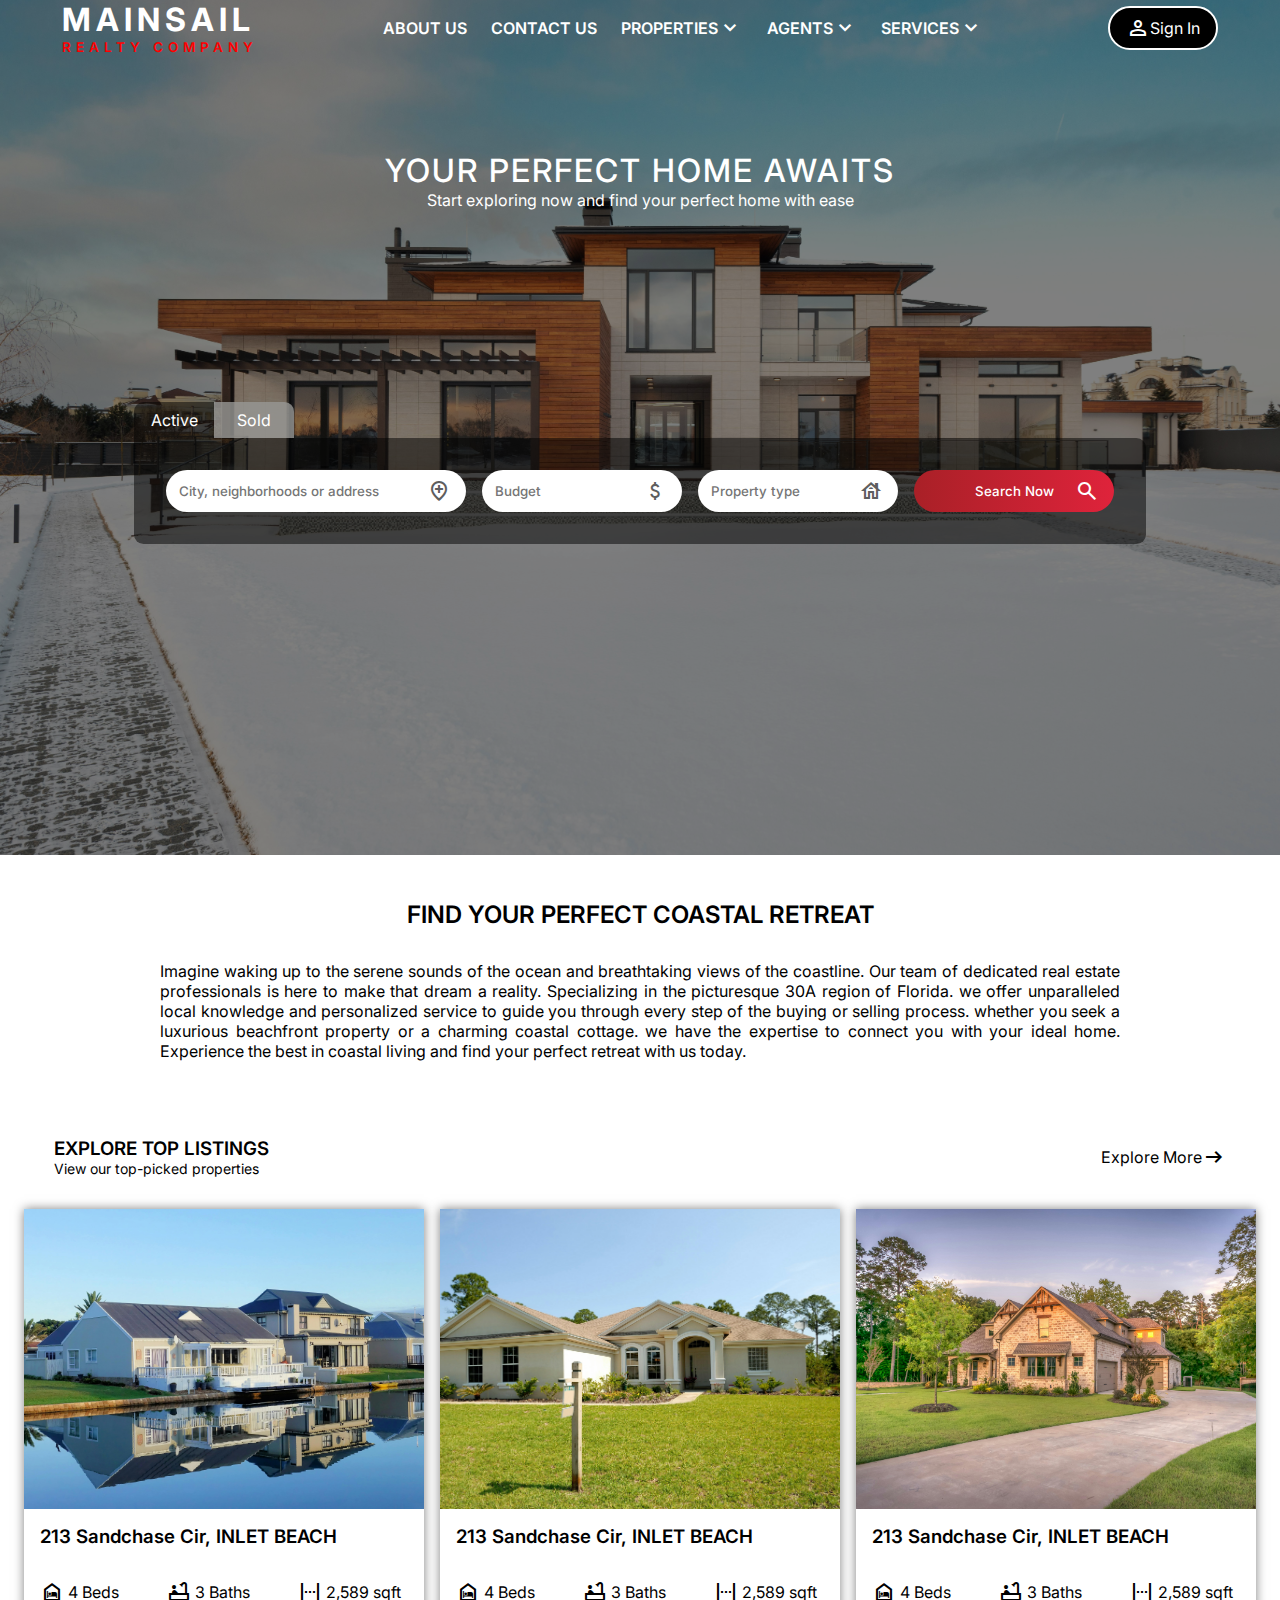
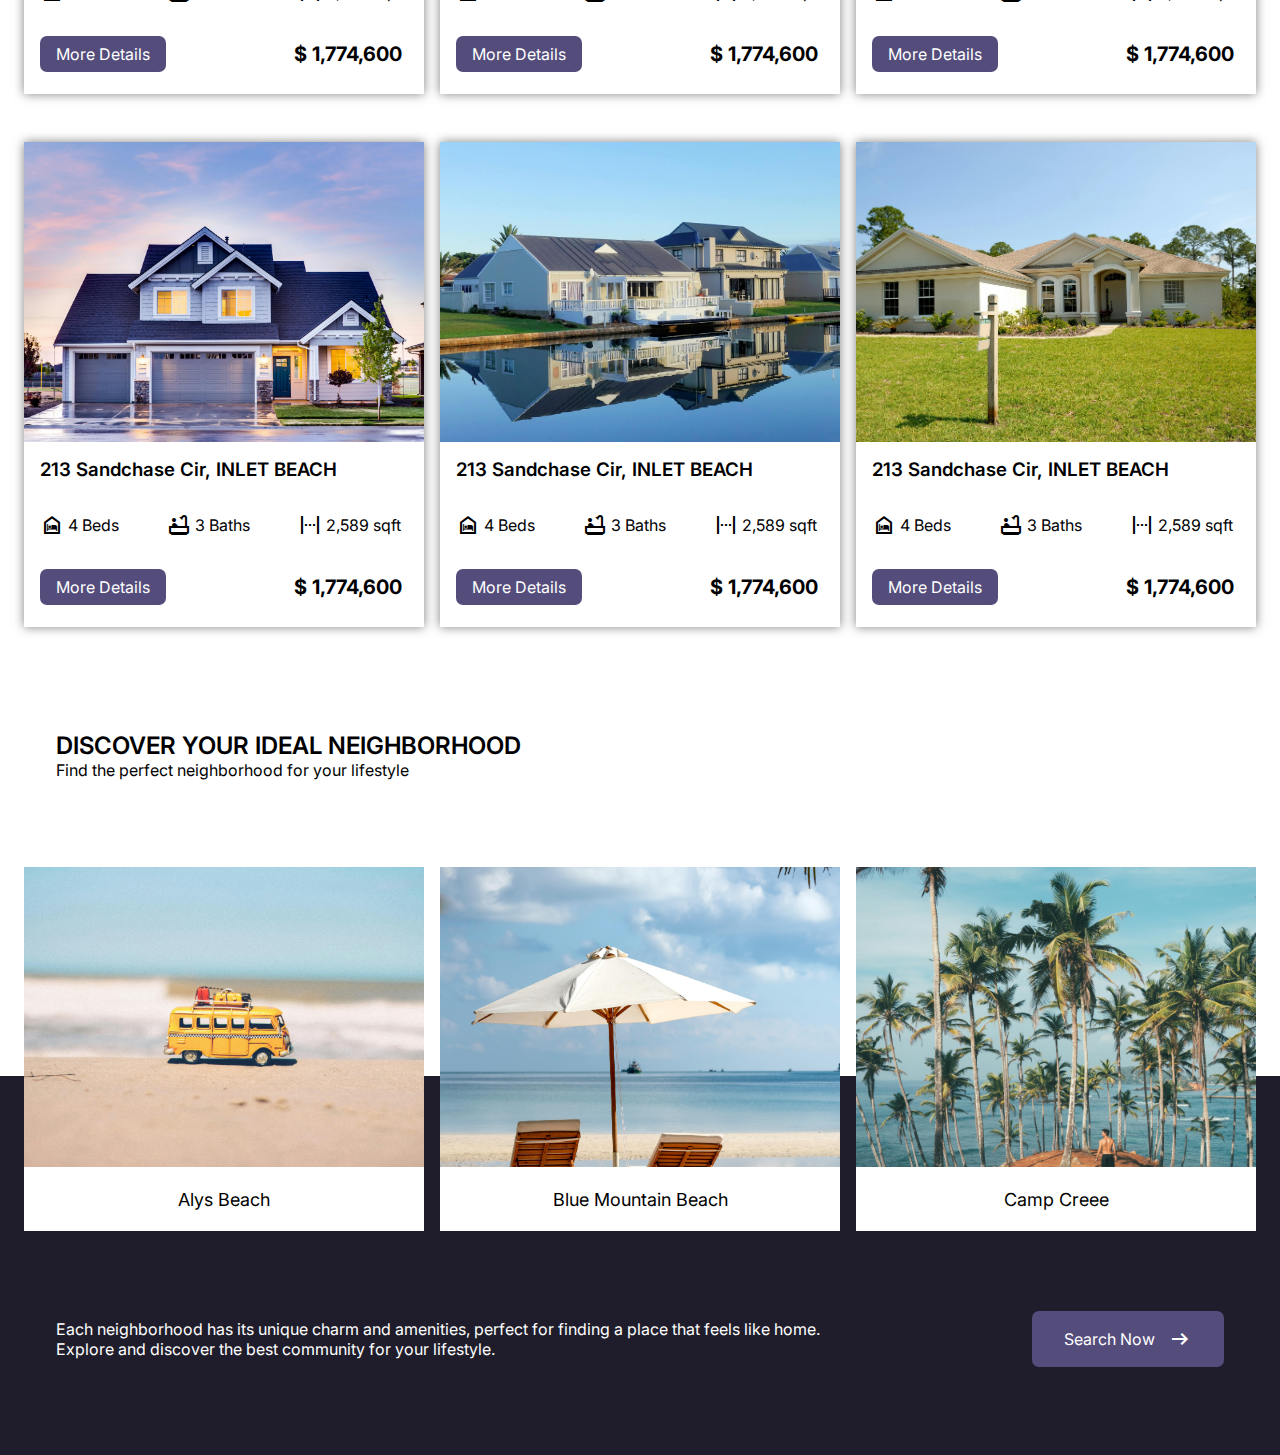
<file: Index.html>
<html lang="en">

<head>
    <meta charset="UTF-8">
    <meta http-equiv="X-UA-Compatible" content="IE=edge">
    <meta name="viewport" content="width=device-width, initial-scale=1.0">
    <title>Real Estate Project</title>
    <!-- link css -->
    <link rel="stylesheet" href="assets/CSS/Style.css">
    <!-- fontawesome icons -->
    <link rel="stylesheet" href="https://cdnjs.cloudflare.com/ajax/libs/font-awesome/6.6.0/css/all.min.css"
        integrity="sha512-Kc323vGBEqzTmouAECnVceyQqyqdsSiqLQISBL29aUW4U/M7pSPA/gEUZQqv1cwx4OnYxTxve5UMg5GT6L4JJg=="
        crossorigin="anonymous" referrerpolicy="no-referrer" />
    <!-- google icons libarary -->
    <link rel="stylesheet"
        href="https://fonts.googleapis.com/css2?family=Material+Symbols+Outlined:opsz,wght,FILL,GRAD@20..48,100..700,0..1,-50..200" />
</head>

<body>
    <div class="container">
        <!-- hero section start -->
        <div class="hero-section">
            <header class="header">
                <div class="logo">
                    <h1>MAINSAIL</h1>
                    <span>REALTY COMPANY</span>
                </div>
                <div class="hero-menus">
                    <ul class="menus">
                        <li>
                           <a href="/About.html"> ABOUT US</a>
                        </li>

                        <li>
                             <a href="/Contact.html">CONTACT US</a>
                        </li>
                        <li>PROPERTIES <span class="material-symbols-outlined">
                                keyboard_arrow_down
                            </span>
                        </li>
                        <li>AGENTS <span class="material-symbols-outlined">
                                keyboard_arrow_down
                            </span>
                        </li>
                        <li>SERVICES <span class="material-symbols-outlined">
                                keyboard_arrow_down
                            </span>
                        </li>
                    </ul>
                </div>
                <div class="header-button">
                    <span class="material-symbols-outlined">
                        person
                    </span>
                    <span>Sign In</span>
                </div>
            </header>
            <div class="hero-section-text">
                <h1>YOUR PERFECT HOME AWAITS</h1>
                <p>Start exploring now and find your perfect home with ease</p>
            </div>
            <div class="hero-inputs-main">
                <div class="hero-section-inputs">
                    <div class="input-section-btns">
                        <div class="active-btn"><span>Active</span></div>
                        <div class="sold-btn"><span>Sold</span></div>
                    </div>
                    <div class="input-section-inputs">
                        <div class="location-box">
                            <input type="text" placeholder="City, neighborhoods or address">
                            <span class="material-symbols-outlined">
                                add_location
                            </span>
                        </div>
                        <div class="budget-box">
                            <input type="text" placeholder="Budget">

                            <span class="material-symbols-outlined">
                                attach_money
                            </span>
                        </div>
                        <div class="property-box">
                            <input type="text" placeholder="Property type">
                            <span class="material-symbols-outlined">
                                house
                            </span>
                        </div>
                        <div class="search-btn">
                            <button>Search Now</button>
                            <span class="material-symbols-outlined">
                                search
                            </span>
                        </div>
                    </div>
                </div>
            </div>
        </div>
        <!-- hero section end  -->

        <!-- second frame start  -->
        <div class="second-frame">
            <div class="second-frame-text">
                <h2>FIND YOUR PERFECT COASTAL RETREAT</h2>
                <p>Imagine waking up to the serene sounds of the ocean and breathtaking views of the coastline. Our team
                    of dedicated real estate
                    professionals is here to make that dream a reality. Specializing in the picturesque 30A region of
                    Florida. we offer unparalleled local
                    knowledge and personalized service to guide you through every step of the buying or selling process.
                    whether you seek a luxurious
                    beachfront property or a charming coastal cottage. we have the expertise to connect you with your
                    ideal home. Experience the best in
                    coastal living and find your perfect retreat with us today.</p>
            </div>
        </div>
        <!-- second frame end -->

        <!-- third frame start -->

        <div class="frame-three">
            <div class="frame-three-text">
                <h3>EXPLORE TOP LISTINGS</h3>
                <span>View our top-picked properties</span>
            </div>
            <div class="frame-three-forward-btn">
                <span>Explore More</span>
                <span class="material-symbols-outlined">
                    arrow_right_alt
                </span>
            </div>
        </div>

        <!-- third freme end  -->

        <!-- frame four start  -->
        <div class="frame-four">
            <div class="frame-four-row1">
                <div class="frame-four-box1">
                    <div class="box1-img">
                        <img src="/assets/Images/listing img 2.jpg" alt="">
                    </div>
                    <div class="box1-text">
                        <h3>213 Sandchase Cir, INLET BEACH</h3>
                        <div class="box1-icons">
                            <div class="box1-icon1">
                                <span class="material-symbols-outlined">
                                    night_shelter
                                </span>
                                <span>4 Beds</span>
                            </div>
                            <div class="box1-icon2">
                                <span class="material-symbols-outlined">
                                    bathtub
                                </span>
                                <span>3 Baths</span>
                            </div>
                            <div class="box1-icon3">
                                <span class="material-symbols-outlined">
                                    fit_width
                                </span>
                                <span>2,589 sqft</span>
                            </div>
                        </div>
                        <div class="box1-btn-price">
                            <div class="box1-btn">
                                <span>More Details</span>
                            </div>
                            <div class="box1-price">
                                <span>$ 1,774,600</span>
                            </div>
                        </div>
                    </div>
                </div>
                <div class="frame-four-box1">
                    <div class="box1-img">
                        <img src="/assets/Images/listing img 3.jpg" alt="">
                    </div>
                    <div class="box1-text">
                        <h3>213 Sandchase Cir, INLET BEACH</h3>
                        <div class="box1-icons">
                            <div class="box1-icon1">
                                <span class="material-symbols-outlined">
                                    night_shelter
                                </span>
                                <span>4 Beds</span>
                            </div>
                            <div class="box1-icon2">
                                <span class="material-symbols-outlined">
                                    bathtub
                                </span>
                                <span>3 Baths</span>
                            </div>
                            <div class="box1-icon3">
                                <span class="material-symbols-outlined">
                                    fit_width
                                </span>
                                <span>2,589 sqft</span>
                            </div>
                        </div>
                        <div class="box1-btn-price">
                            <div class="box1-btn">
                                <span>More Details</span>
                            </div>
                            <div class="box1-price">
                                <span>$ 1,774,600</span>
                            </div>
                        </div>
                    </div>
                </div>
                <div class="frame-four-box1">
                    <div class="box1-img">
                        <img src="/assets/Images/listing img 4.jpg" alt="">
                    </div>
                    <div class="box1-text">
                        <h3>213 Sandchase Cir, INLET BEACH</h3>
                        <div class="box1-icons">
                            <div class="box1-icon1">
                                <span class="material-symbols-outlined">
                                    night_shelter
                                </span>
                                <span>4 Beds</span>
                            </div>
                            <div class="box1-icon2">
                                <span class="material-symbols-outlined">
                                    bathtub
                                </span>
                                <span>3 Baths</span>
                            </div>
                            <div class="box1-icon3">
                                <span class="material-symbols-outlined">
                                    fit_width
                                </span>
                                <span>2,589 sqft</span>
                            </div>
                        </div>
                        <div class="box1-btn-price">
                            <div class="box1-btn">
                                <span>More Details</span>
                            </div>
                            <div class="box1-price">
                                <span>$ 1,774,600</span>
                            </div>
                        </div>
                    </div>
                </div>
            </div>
            <div class="frame-four-row1">
                <div class="frame-four-box1">
                    <div class="box1-img">
                        <img src="/assets/Images/listing img 1.jpg" alt="">
                    </div>
                    <div class="box1-text">
                        <h3>213 Sandchase Cir, INLET BEACH</h3>
                        <div class="box1-icons">
                            <div class="box1-icon1">
                                <span class="material-symbols-outlined">
                                    night_shelter
                                </span>
                                <span>4 Beds</span>
                            </div>
                            <div class="box1-icon2">
                                <span class="material-symbols-outlined">
                                    bathtub
                                </span>
                                <span>3 Baths</span>
                            </div>
                            <div class="box1-icon3">
                                <span class="material-symbols-outlined">
                                    fit_width
                                </span>
                                <span>2,589 sqft</span>
                            </div>
                        </div>
                        <div class="box1-btn-price">
                            <div class="box1-btn">
                                <span>More Details</span>
                            </div>
                            <div class="box1-price">
                                <span>$ 1,774,600</span>
                            </div>
                        </div>
                    </div>
                </div>
                <div class="frame-four-box1">
                    <div class="box1-img">
                        <img src="/assets/Images/listing img 2.jpg" alt="">
                    </div>
                    <div class="box1-text">
                        <h3>213 Sandchase Cir, INLET BEACH</h3>
                        <div class="box1-icons">
                            <div class="box1-icon1">
                                <span class="material-symbols-outlined">
                                    night_shelter
                                </span>
                                <span>4 Beds</span>
                            </div>
                            <div class="box1-icon2">
                                <span class="material-symbols-outlined">
                                    bathtub
                                </span>
                                <span>3 Baths</span>
                            </div>
                            <div class="box1-icon3">
                                <span class="material-symbols-outlined">
                                    fit_width
                                </span>
                                <span>2,589 sqft</span>
                            </div>
                        </div>
                        <div class="box1-btn-price">
                            <div class="box1-btn">
                                <span>More Details</span>
                            </div>
                            <div class="box1-price">
                                <span>$ 1,774,600</span>
                            </div>
                        </div>
                    </div>
                </div>
                <div class="frame-four-box1">
                    <div class="box1-img">
                        <img src="/assets/Images/listing img 3.jpg" alt="">
                    </div>
                    <div class="box1-text">
                        <h3>213 Sandchase Cir, INLET BEACH</h3>
                        <div class="box1-icons">
                            <div class="box1-icon1">
                                <span class="material-symbols-outlined">
                                    night_shelter
                                </span>
                                <span>4 Beds</span>
                            </div>
                            <div class="box1-icon2">
                                <span class="material-symbols-outlined">
                                    bathtub
                                </span>
                                <span>3 Baths</span>
                            </div>
                            <div class="box1-icon3">
                                <span class="material-symbols-outlined">
                                    fit_width
                                </span>
                                <span>2,589 sqft</span>
                            </div>
                        </div>
                        <div class="box1-btn-price">
                            <div class="box1-btn">
                                <span>More Details</span>
                            </div>
                            <div class="box1-price">
                                <span>$ 1,774,600</span>
                            </div>
                        </div>
                    </div>
                </div>
            </div>
        </div>


        <!-- frame four end  -->
        <!-- frame five start  -->

        <div class="frame-five-text">
            <h2>DISCOVER YOUR IDEAL NEIGHBORHOOD</h2>
            <span>Find the perfect neighborhood for your lifestyle</span>
        </div>

        <!-- frane five end  -->
        <!-- footer start  -->
        <div class="footer-pg1">
            <div class="footer-boxes-pg1">
                <div class="footer-box1-pg1">
                    <div class="pg1-box1-img"></div>
                    <div class="footer-boxes-txt"> <span>Alys Beach</span></div>
                </div>
                <div class="footer-box2-pg1">
                    <div class="pg1-box2-img"></div>
                    <div class="footer-boxes-txt"> <span>Blue Mountain Beach</span></div>
                </div>
                <div class="footer-box3-pg1">
                    <div class="pg1-box3-img"></div>
                    <div class="footer-boxes-txt">
                        <span> Camp Creee</span>
                    </div>
                </div>
            </div>
            <div class="footer-text-pg1">
                <div class="footer-pg1-para">
                    <p>Each neighborhood has its unique charm and amenities, perfect for finding a place that feels like
                        home. <br>
                        Explore and discover the best community for your lifestyle.</p>
                </div>
                <div class="footer-pg1-btn">
                    <span>Search Now</span>
                    <span class="material-symbols-outlined">
                        arrow_right_alt
                    </span>
                </div>
            </div>
        </div>
        <!-- footer end -->
    </div>
</body>

</html>
</file>
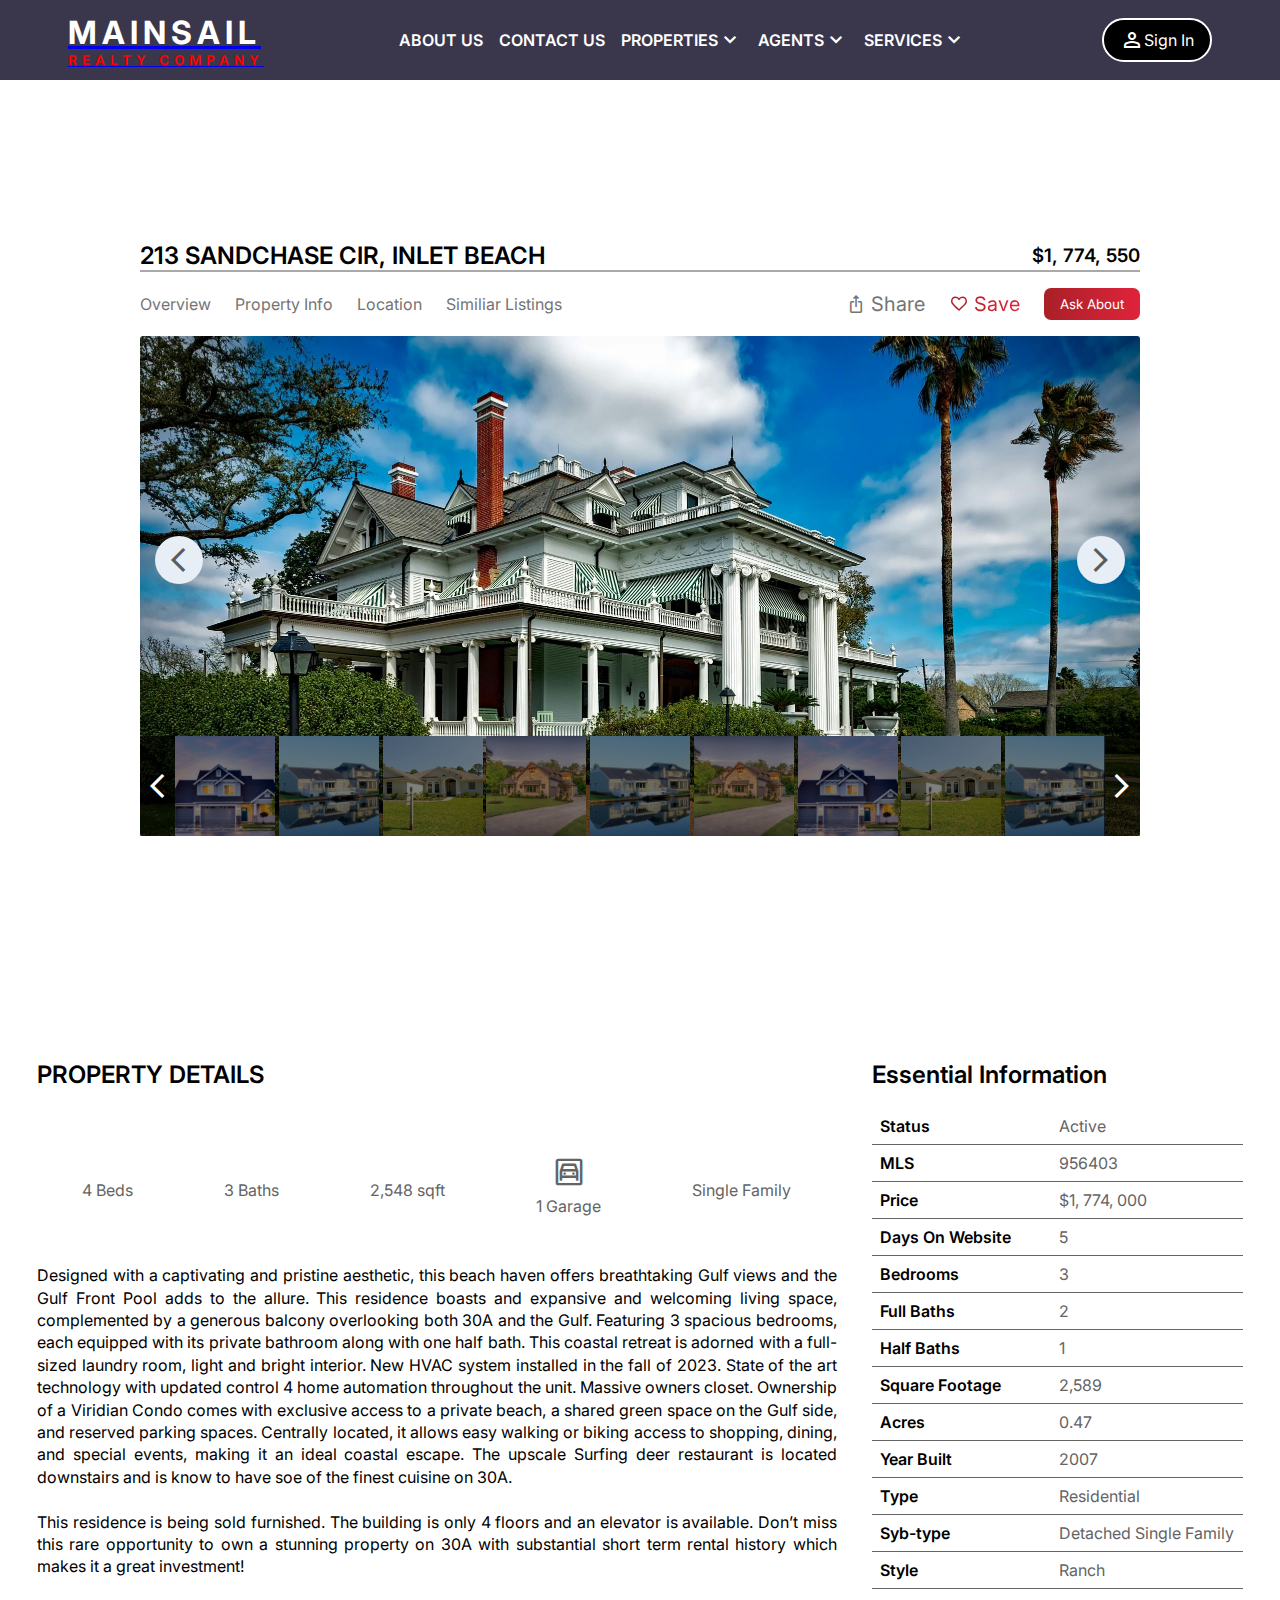
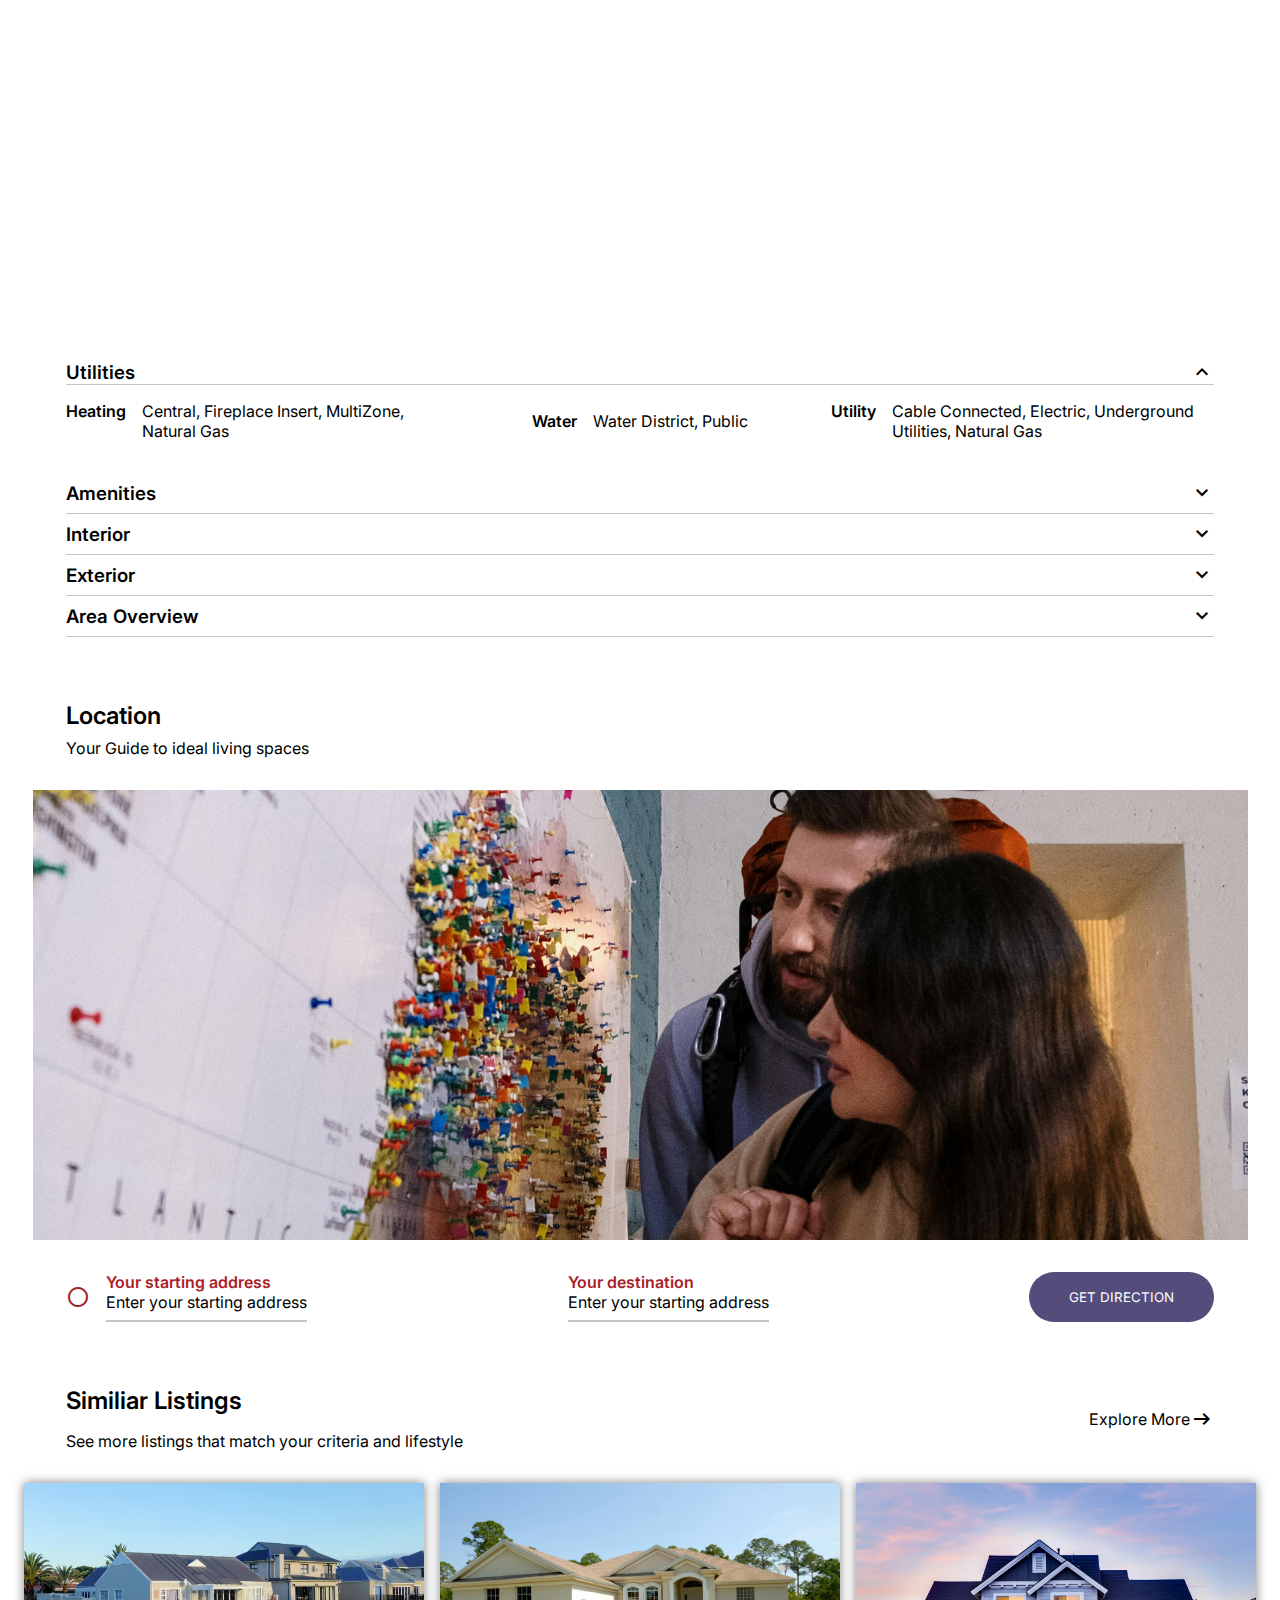
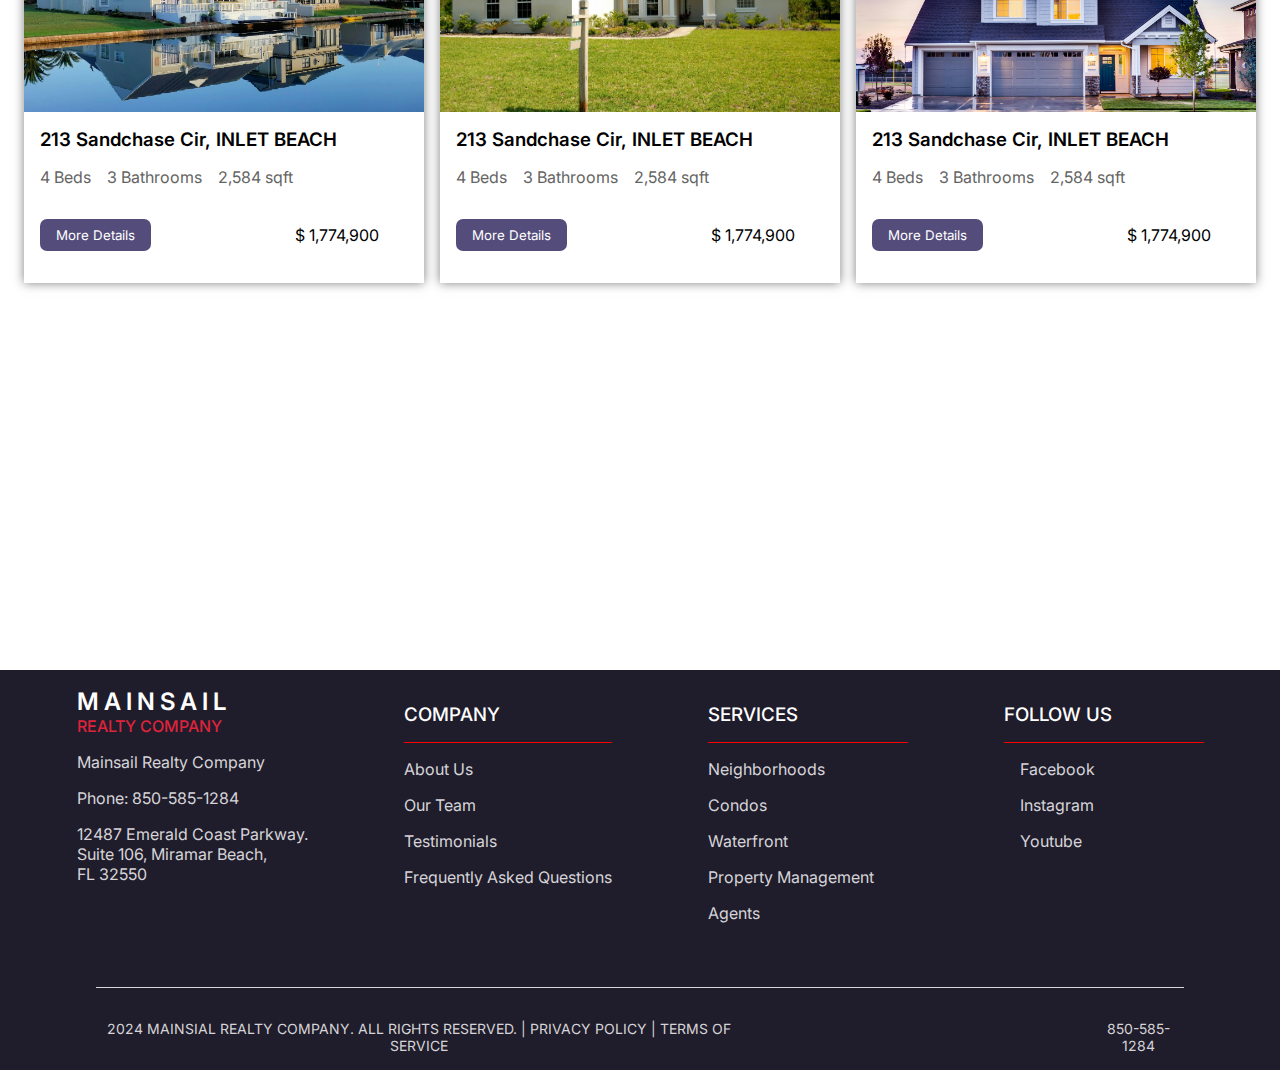
<file: About.html>
<html lang="en">

<head>
    <meta charset="UTF-8">
    <meta http-equiv="X-UA-Compatible" content="IE=edge">
    <meta name="viewport" content="width=device-width, initial-scale=1.0">
    <title>Real Estate Project</title>
    <!-- link css -->
    <link rel="stylesheet" href="assets/CSS/Style.css">
    <!-- fontawesome icons -->
    <link rel="stylesheet" href="https://cdnjs.cloudflare.com/ajax/libs/font-awesome/6.6.0/css/all.min.css"
        integrity="sha512-Kc323vGBEqzTmouAECnVceyQqyqdsSiqLQISBL29aUW4U/M7pSPA/gEUZQqv1cwx4OnYxTxve5UMg5GT6L4JJg=="
        crossorigin="anonymous" referrerpolicy="no-referrer" />
    <!-- google icons libarary -->
    <link rel="stylesheet"
        href="https://fonts.googleapis.com/css2?family=Material+Symbols+Outlined:opsz,wght,FILL,GRAD@20..48,100..700,0..1,-50..200" />
</head>

<body>
   
    <div class="container">
        <!-- header  -->

        <header class="about-header">
            <div class="logo-about-page">
                <a href="/Index.html">
                    <h1>MAINSAIL</h1>
                    <span>REALTY COMPANY</span>
                </a>
            </div>
            <div class="about-menus">
                <ul class="menus">
                    <li>
                        <a href="/About.html"> ABOUT US</a>
                    </li>

                    <li>
                        <a href="/Contact.html">CONTACT US</a>
                    </li>
                    <li>PROPERTIES <span class="material-symbols-outlined">
                            keyboard_arrow_down
                        </span>
                    </li>
                    <li>AGENTS <span class="material-symbols-outlined">
                            keyboard_arrow_down
                        </span>
                    </li>
                    <li>SERVICES <span class="material-symbols-outlined">
                            keyboard_arrow_down
                        </span>
                    </li>
                </ul>
            </div>
            <div class="about-header-button">
                <span class="material-symbols-outlined">
                    person
                </span>
                <span>Sign In</span>
            </div>
        </header>


        <!-- header end -->
        <!-- about page hero section start  -->

        <div class="about-page-hero-section">
            <div class="about-page-hero-section-data">
                <div class="about-hero-section-heading">
                    <h2>213 SANDCHASE CIR, INLET BEACH</h2>
                    <h3>$1, 774, 550</h3>
                </div>
                <div class="about-hero-section-menus">
                    <div class="about-hero-menu">
                        <ul>
                            <li>Overview</li>
                            <li>Property Info</li>
                            <Li>Location</Li>
                            <li>Similiar Listings</li>
                        </ul>
                    </div>
                    <div class="about-hero-btns">
                        <div class="about-hero-share">
                            <span class="material-symbols-outlined">
                                ios_share
                            </span>
                            <span>Share</span>
                        </div>
                        <div class="about-hero-like">
                            <span class="material-symbols-outlined">
                                favorite
                            </span>
                            <span>Save</span>
                        </div>
                        <button class="about-hero-btn">
                            Ask About
                        </button>
                    </div>
                </div>
                <div class="hero-img">
                    <div class="slide-arrows">
                        <div class="slide-arro-left">
                            <span class="material-symbols-outlined">
                                keyboard_arrow_left
                            </span>
                        </div>
                        <div class="slide-arro-right">
                            <span class="material-symbols-outlined">
                                keyboard_arrow_right
                            </span>
                        </div>
                    </div>
                    <div class="about-hero-arrows">
                        <div class="arrow-left">
                            <span class="material-symbols-outlined">
                                keyboard_arrow_left
                            </span>
                        </div>
                        <div class="arrow-right">
                            <span class="material-symbols-outlined">
                                keyboard_arrow_right
                            </span>
                        </div>
                    </div>
                    <div class="about-hero-slide">
                        <div class="about-hero-images">
                            <div class="slide-img">
                                <img src="/assets/Images/listing img 1.jpg" alt="">
                            </div>
                            <div class="slide-img">
                                <img src="/assets/Images/listing img 2.jpg" alt="">
                            </div>
                            <div class="slide-img">
                                <img src="/assets/Images/listing img 3.jpg" alt="">
                            </div>
                            <div class="slide-img">
                                <img src="/assets/Images/listing img 4.jpg" alt="">
                            </div>
                            <div class="slide-img">
                                <img src="/assets/Images/listing img 2.jpg" alt="">
                            </div>
                            <div class="slide-img">
                                <img src="/assets/Images/listing img 4.jpg" alt="">
                            </div>
                            <div class="slide-img">
                                <img src="/assets/Images/listing img 1.jpg" alt="">
                            </div>
                            <div class="slide-img">
                                <img src="/assets/Images/listing img 3.jpg" alt="">
                            </div>
                            <div class="slide-img">
                                <img src="/assets/Images/listing img 2.jpg" alt="">
                            </div>
                        </div>
                    </div>
                </div>
            </div>
        </div>


        <!-- about page hero section end  -->

        <!-- about page frame two  -->

        <div class="about-page-frame-two">
            <div class="about-page-frame-two-data">
                <div class="about-page-frame-two-txt">
                    <div class="about-page-frame-two-txt-heading">
                        <h2>PROPERTY DETAILS</h2>
                    </div>
                    <div class="about-page-frame-two-icons">
                        <div class="about-icon-one">
                            <i class="fa-solid fa-bed"></i>
                            <span>4 Beds </span>
                        </div>
                        <div class="about-icon-two">
                            <i class="fa-solid fa-bath"></i>
                            <span>3 Baths</span>
                        </div>
                        <div class="about-icon-three">
                            <i class="fa-solid fa-chart-area"></i>
                            <span>2,548 sqft</span>
                        </div>
                        <div class="about-icon-four">
                            <span class="garage material-symbols-outlined">
                                garage
                            </span>
                            <span>1 Garage</span>
                        </div>
                        <div class="about-icon-five">
                            <i class="fa-solid fa-people-group"></i>
                            <span>Single Family</span>
                        </div>
                    </div>
                    <div class="about-page-frame-two-txt-para">
                        <p>Designed with a captivating and pristine aesthetic, this beach haven offers breathtaking Gulf
                            views and
                            the Gulf Front Pool adds to the allure. This residence boasts and expansive and welcoming
                            living space,
                            complemented by a generous balcony overlooking both 30A and the Gulf. Featuring 3 spacious
                            bedrooms, each equipped with its private bathroom along with one half bath. This coastal
                            retreat is
                            adorned with a full-sized laundry room, light and bright interior. New HVAC system installed
                            in the fall
                            of 2023. State of the art technology with updated control 4 home automation throughout the
                            unit.
                            Massive owners closet. Ownership of a Viridian Condo comes with exclusive access to a
                            private
                            beach, a shared green space on the Gulf side, and reserved parking spaces. Centrally
                            located, it allows
                            easy walking or biking access to shopping, dining, and special events, making it an ideal
                            coastal escape.
                            The upscale Surfing deer restaurant is located downstairs and is know to have soe of the
                            finest
                            cuisine on 30A. <br> <br>

                            This residence is being sold furnished. The building is only 4 floors and an elevator is
                            available. Don’t
                            miss this rare opportunity to own a stunning property on 30A with substantial short term
                            rental history
                            which makes it a great investment!</p>
                    </div>
                </div>
                <!-- and  -->
                <div class="about-page-frame-two-table">
                    <div class="about-page-frame-two-table-heading">
                        <h2>Essential Information</h2>
                    </div>
                    <div class="about-page-frame-two-table-data">
                        <div class="table-row"> <span class="bold-data">
                                Status
                            </span>
                            <span>Active</span>
                        </div>
                        <div class="table-row"> <span class="bold-data">
                                MLS
                            </span>
                            <span>956403</span>

                        </div>
                        <div class="table-row"> <span class="bold-data">
                                Price
                            </span>
                            <span>$1, 774, 000</span>

                        </div>
                        <div class="table-row"> <span class="bold-data">
                                Days On Website
                            </span>
                            <span>5</span>

                        </div>
                        <div class="table-row"> <span class="bold-data">
                                Bedrooms
                            </span>
                            <span>3</span>
                        </div>
                        <div class="table-row"> <span class="bold-data">
                                Full Baths
                            </span>
                            <span>2</span>
                        </div>
                        <div class="table-row"> <span class="bold-data">
                                Half Baths
                            </span>
                            <span>1</span>
                        </div>
                        <div class="table-row"> <span class="bold-data">
                                Square Footage
                            </span>
                            <span>2,589</span>
                        </div>
                        <div class="table-row"> <span class="bold-data">
                                Acres
                            </span>
                            <span>0.47</span>
                        </div>
                        <div class="table-row"> <span class="bold-data">
                                Year Built
                            </span>
                            <span>2007</span>
                        </div>
                        <div class="table-row"> <span class="bold-data">
                                Type
                            </span>
                            <span>Residential</span>
                        </div>
                        <div class="table-row"> <span class="bold-data">
                                Syb-type
                            </span>
                            <span>Detached Single Family</span>
                        </div>
                        <div class="table-row"> <span class="bold-data">
                                Style
                            </span>
                            <span>Ranch</span>
                        </div>
                    </div>
                </div>
            </div>
        </div>

        <!-- about page frame two end  -->
        <!-- about page frame three start  -->
        <div class="about-page-frame-three">
            <div class="about-page-frame-three-detail">
                <div class="heading">
                    <h3>Utilities</h3>
                    <span class="material-symbols-outlined">
                        keyboard_arrow_up
                    </span>
                </div>
                <div class="row-one">
                    <div class="boxone">
                        <span id="bold">Heating</span>
                        <p>Central, Fireplace Insert, MultiZone,
                            Natural Gas</p>
                    </div>
                    <div class="boxtwo">
                        <span id="bold">Water</span>
                        <p>Water District, Public</p>
                    </div>
                    <div class="boxthree">
                        <span id="bold">Utility</span>
                        <p>Cable Connected, Electric, Underground
                            Utilities, Natural Gas</p>
                    </div>
                </div>

            </div>
            <!-- and  -->
            <div class="about-page-frame-three-dropdowns">
                <div class="dropdownone">
                    <h3>Amenities</h3>
                    <span class="material-symbols-outlined">
                        keyboard_arrow_down
                    </span>
                </div>
                <div class="dropdownone">
                    <h3>Interior</h3>
                    <span class="material-symbols-outlined">
                        keyboard_arrow_down
                    </span>
                </div>
                <div class="dropdownone">
                    <h3>Exterior</h3>
                    <span class="material-symbols-outlined">
                        keyboard_arrow_down
                    </span>
                </div>
                <div class="dropdownone">
                    <h3>Area Overview</h3>
                    <span class="material-symbols-outlined">
                        keyboard_arrow_down
                    </span>
                </div>
            </div>
        </div>

        <!-- about page frame three end  -->
        <!-- about page frame four start  -->

        <div class="frame-four-about-page-heading">
            <h2>Location</h2>
            <p>Your Guide to ideal living spaces</p>
        </div>
        <div class="frame-four-about-page-img">

        </div>
        <div class="frame-four-about-page-toggles">
            <div class="toggleone"><span class="material-symbols-outlined">
                    radio_button_unchecked
                </span>
                <div class="toggleonedata">
                    <h4>Your starting address</h4>
                    <p>Enter your starting address</p>
                </div>
            </div>
            <div class="toggletwo">
                <h4>Your destination</h4>
                <p>Enter your starting address</p>
            </div>
            <button class="togglebutton">GET DIRECTION</button>
        </div>


        <!-- about page frame four end  -->
        <!-- about page frame five start  -->
       
      <div class="about-page-frame-five">
        <div class="about-page-frame-five-heading">
            <div class="heading">
                <h2>Similiar Listings</h2>
                <p>See more listings that match your criteria and lifestyle</p>
            </div>
            <div class="forward">
                <span>Explore More</span>
                <span class="material-symbols-outlined">
                    arrow_right_alt
                    </span>
            </div>
        </div>
        <div class="about-page-frame-five-listing">
            <div class="boxone">
                <div class="boxoneimg"></div>
                <div class="boxonedata">
                    <div class="boxonedataheading">
                        <h3>213 Sandchase Cir, INLET BEACH</h3>
                    </div>
                    <div class="boxoneicons">
                        <div class="boxoneiconone">
                            <i class="fa-solid fa-bed"></i>
                            <span>4 Beds</span>
                        </div>
                        <div class="boxoneicontwo">
                            <i class="fa-solid fa-bath"></i>
                            <span>3 Bathrooms</span>
                        </div>
                        <div class="boxoneiconthree">
                            <i class="fa-solid fa-chart-area"></i>
                            <span>2,584 sqft</span>
                        </div>
                    </div>
                    <div class="boxonebtns">
                        <button id="boxonebtn">
                            More Details
                        </button>
                        <span>$ 1,774,900</span>
                    </div>
                </div>
            </div>
            <div class="boxone">
                <div class="boxtwoimg"></div>
                <div class="boxonedata">
                    <div class="boxonedataheading">
                        <h3>213 Sandchase Cir, INLET BEACH</h3>
                    </div>
                    <div class="boxoneicons">
                        <div class="boxoneiconone">
                            <i class="fa-solid fa-bed"></i>
                            <span>4 Beds</span>
                        </div>
                        <div class="boxoneicontwo">
                            <i class="fa-solid fa-bath"></i>
                            <span>3 Bathrooms</span>
                        </div>
                        <div class="boxoneiconthree">
                            <i class="fa-solid fa-chart-area"></i>
                            <span>2,584 sqft</span>
                        </div>
                    </div>
                    <div class="boxonebtns">
                        <button id="boxonebtn">
                            More Details
                        </button>
                        <span>$ 1,774,900</span>
                    </div>
                </div>
            </div>
            <div class="boxone">
                <div class="boxthreeimg"></div>
                <div class="boxonedata">
                    <div class="boxonedataheading">
                        <h3>213 Sandchase Cir, INLET BEACH</h3>
                    </div>
                    <div class="boxoneicons">
                        <div class="boxoneiconone">
                            <i class="fa-solid fa-bed"></i>
                            <span>4 Beds</span>
                        </div>
                        <div class="boxoneicontwo">
                            <i class="fa-solid fa-bath"></i>
                            <span>3 Bathrooms</span>
                        </div>
                        <div class="boxoneiconthree">
                            <i class="fa-solid fa-chart-area"></i>
                            <span>2,584 sqft</span>
                        </div>
                    </div>
                    <div class="boxonebtns">
                        <button id="boxonebtn">
                            More Details
                        </button>
                        <span>$ 1,774,900</span>
                    </div>
                </div>
            </div>
        </div>
      </div>

        <!-- about page frame five end  -->
        <!-- main footer start  -->

        <div class="main-footer">
            <div class="footerdata">
                <div class="footer-links">
                    <div class="logo-column">
                        <div class="footer-logo">
                            <h2>MAINSAIL</h2>
                            <h3>REALTY COMPANY</h3>
                        </div>
                        <div class="logo-column-txt">
                            <span>Mainsail Realty Company</span>
                            <span>Phone: 850-585-1284</span>
                            <span>12487 Emerald Coast Parkway. <br> Suite 106, Miramar Beach, <br> FL 32550</span>
                        </div>
                    </div>
                    <div class="company-column">
                        <div class="company-column-heading">
                            <h3>COMPANY</h3>
                        </div>
                        <div class="company-column-txt">
                            <span>About Us</span>
                            <span>Our Team</span>
                            <span>Testimonials</span>
                            <span>Frequently Asked Questions</span>
                        </div>
                    </div>
                    <div class="service-column">
                        <div class="service-column-heading">
                            <h3>SERVICES</h3>
                        </div>
                        <div class="service-column-txt">
                            <span>Neighborhoods</span>
                            <span>Condos</span>
                            <span>Waterfront</span>
                            <span>Property Management</span>
                            <span>Agents</span>
                        </div>
                    </div>
                    <div class="follow-column">
                        <div class="follow-column-heading">
                            <h3>FOLLOW US</h3>
                        </div>
                        <div class="follow-column-txt">
                            <div class="fb">
                                <i class="fa-brands fa-facebook"></i>
                                <span>Facebook</span>
                            </div>
                            <div class="insta">
                                <i class="fa-brands fa-instagram"></i>
                                <span>Instagram</span>
                            </div>
                            <div class="yt">
                                <i class="fa-brands fa-youtube"></i>
                                <span>Youtube</span>
                            </div>
                        </div>
                    </div>
                </div>
                <div class="copyright">
                    <p>2024 MAINSIAL REALTY COMPANY. ALL RIGHTS RESERVED. | PRIVACY POLICY | TERMS OF SERVICE</p>
                    <p>850-585-1284</p>
                </div>
            </div>
        </div>

        <!-- mainfooter end  -->
    </div>
<!-- js link  -->
<script src="/assets/Js/Script.js"></script>
</body>

</html>
</file>
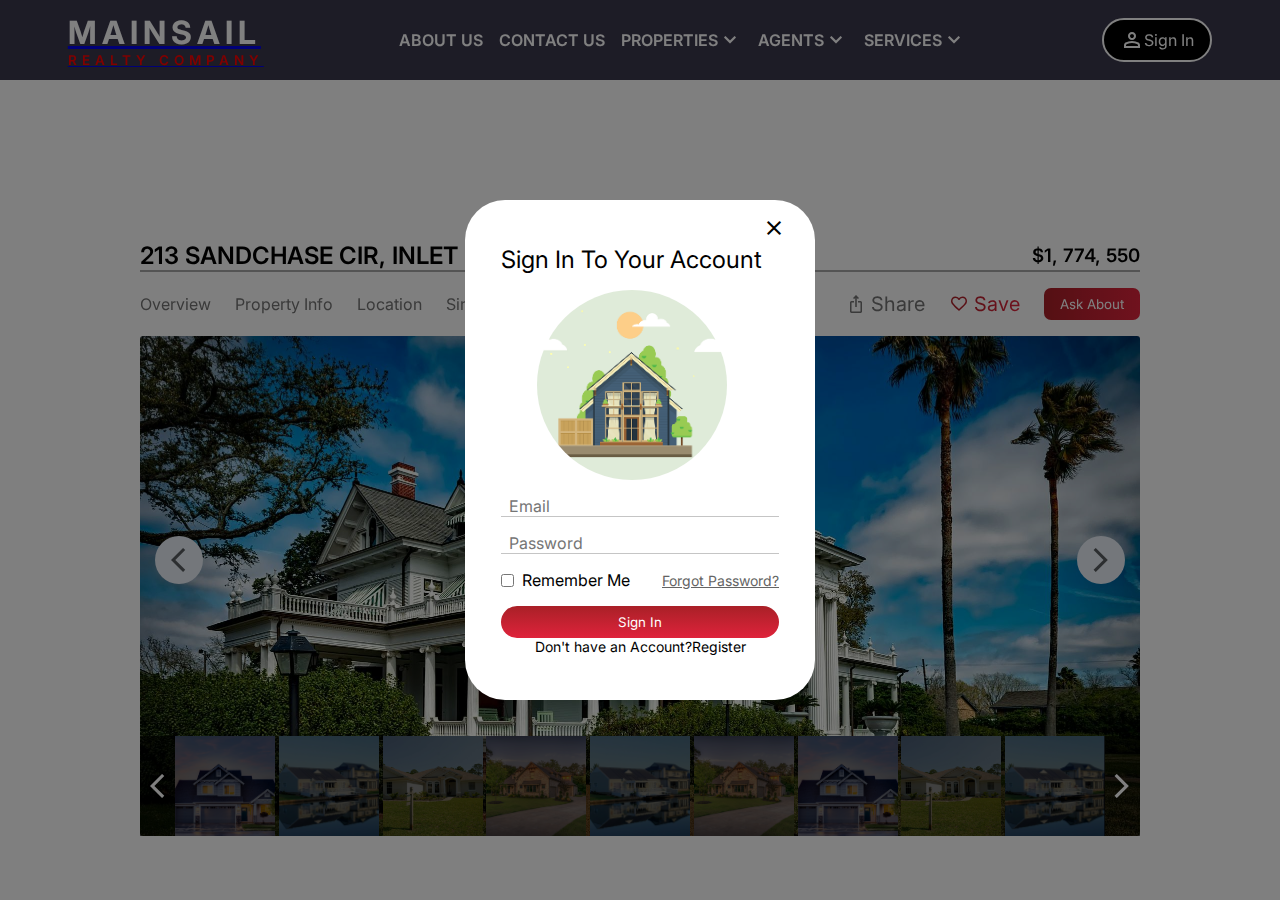
<file: Popup.html>
<html lang="en">

<head>
    <meta charset="UTF-8">
    <meta http-equiv="X-UA-Compatible" content="IE=edge">
    <meta name="viewport" content="width=device-width, initial-scale=1.0">
    <title>Real Estate Project</title>
    <!-- link css -->
    <link rel="stylesheet" href="assets/CSS/Style.css">
    <!-- fontawesome icons -->
    <link rel="stylesheet" href="https://cdnjs.cloudflare.com/ajax/libs/font-awesome/6.6.0/css/all.min.css"
        integrity="sha512-Kc323vGBEqzTmouAECnVceyQqyqdsSiqLQISBL29aUW4U/M7pSPA/gEUZQqv1cwx4OnYxTxve5UMg5GT6L4JJg=="
        crossorigin="anonymous" referrerpolicy="no-referrer" />
    <!-- google icons library -->
    <link rel="stylesheet"
        href="https://fonts.googleapis.com/css2?family=Material+Symbols+Outlined:opsz,wght,FILL,GRAD@20..48,100..700,0..1,-50..200" />
</head>

<body>
    <!-- popup start -->

    <div class="popupmain">
        <div class="pop-icon">
            <span class="closebtn material-symbols-outlined">close</span>
        </div>
        <div class="popup">
            <div class="popup-heading">
                <h2>Sign In To Your Account</h2>
                <img src="/assets/Images/pg 4 popup img.png" alt="img">
            </div>
            <div class="email-input"><input type="email" placeholder="Email"></div>
            <div class="password-input"><input type="password" placeholder="Password"></div>
            <div class="checkbox">
                <div class="check">
                    <input type="checkbox" name="checkbox" id="chkbox">
                    <span>Remember Me</span>
                </div>
                <span id="forgot-password">Forgot Password?</span>
            </div>
            <button>Sign In</button>
            <div class="popuplink">
                <span>Don't have an Account?</span>
                <span>Register</span>
            </div>
        </div>
    </div>

    <!-- popup end -->
    <div class="container-popup-page">

        <!-- header START  -->

        <header class="about-header">
            <div class="logo-about-page">
                <a href="/Index.html">
                    <h1>MAINSAIL</h1>
                    <span>REALTY COMPANY</span>
                </a>
            </div>
            <div class="about-menus">
                <ul class="menus">
                    <li><a href="/About.html">ABOUT US</a></li>
                    <li><a href="/Contact.html">CONTACT US</a></li>
                    <li>PROPERTIES <span class="material-symbols-outlined">keyboard_arrow_down</span></li>
                    <li>AGENTS <span class="material-symbols-outlined">keyboard_arrow_down</span></li>
                    <li>SERVICES <span class="material-symbols-outlined">keyboard_arrow_down</span></li>
                </ul>
            </div>
            <div class="about-header-button">
                <span class="material-symbols-outlined">person</span>
                <span>Sign In</span>
            </div>
        </header>

        <!-- header end -->
        <!-- about page hero section start -->

        <div class="about-page-hero-section">
            <div class="about-page-hero-section-data">
                <div class="about-hero-section-heading">
                    <h2>213 SANDCHASE CIR, INLET BEACH</h2>
                    <h3>$1, 774, 550</h3>
                </div>
                <div class="about-hero-section-menus">
                    <div class="about-hero-menu">
                        <ul>
                            <li>Overview</li>
                            <li>Property Info</li>
                            <Li>Location</Li>
                            <li>Similar Listings</li>
                        </ul>
                    </div>
                    <div class="about-hero-btns">
                        <div class="about-hero-share">
                            <span class="material-symbols-outlined">ios_share</span>
                            <span>Share</span>
                        </div>
                        <div class="about-hero-like">
                            <span class="material-symbols-outlined">favorite</span>
                            <span>Save</span>
                        </div>
                        <button class="about-hero-btn">Ask About</button>
                    </div>
                </div>
                <div class="hero-img">
                    <div class="slide-arrows">
                        <div class="slide-arro-left">
                            <span class="material-symbols-outlined">keyboard_arrow_left</span>
                        </div>
                        <div class="slide-arro-right">
                            <span class="material-symbols-outlined">keyboard_arrow_right</span>
                        </div>
                    </div>
                    <div class="about-hero-arrows">
                        <div class="arrow-left">
                            <span class="material-symbols-outlined">keyboard_arrow_left</span>
                        </div>
                        <div class="arrow-right">
                            <span class="material-symbols-outlined">keyboard_arrow_right</span>
                        </div>
                    </div>
                    <div class="about-hero-slide">
                        <div class="about-hero-images">
                            <div class="slide-img"><img src="/assets/Images/listing img 1.jpg" alt=""></div>
                            <div class="slide-img"><img src="/assets/Images/listing img 2.jpg" alt=""></div>
                            <div class="slide-img"><img src="/assets/Images/listing img 3.jpg" alt=""></div>
                            <div class="slide-img"><img src="/assets/Images/listing img 4.jpg" alt=""></div>
                            <div class="slide-img"><img src="/assets/Images/listing img 2.jpg" alt=""></div>
                            <div class="slide-img"><img src="/assets/Images/listing img 4.jpg" alt=""></div>
                            <div class="slide-img"><img src="/assets/Images/listing img 1.jpg" alt=""></div>
                            <div class="slide-img"><img src="/assets/Images/listing img 3.jpg" alt=""></div>
                            <div class="slide-img"><img src="/assets/Images/listing img 2.jpg" alt=""></div>
                        </div>
                    </div>
                </div>
            </div>
        </div>

        <!-- about page hero section end -->
    </div>
    <!-- js link  -->
    <script src="/assets/Js/Script.js"></script>
</body>

</html>
</file>
<file: assets/CSS/Style.css>
/* google fonts */
@import url("https://fonts.googleapis.com/css2?family=Inter:ital,opsz,wght@0,14..32,100..900;1,14..32,100..900&display=swap");
* {
  font-family: "Inter", sans-serif;
  font-weight: 400;
  padding: 0;
  margin: 0%;
  font-style: normal;
  box-sizing: border-box;
}
/* css variables  */
:root {
  --icon-color: #646464;
  --border-color: #c5c5c5;
}

/* real estate project page#1 start  */

/* hero section start  */
.hero-section {
  height: 95vh;
  background: url(/assets/Images/hero\ section\ img\ pg\ 1.jpg),
    linear-gradient(rgba(0, 0, 0, 0.5), rgba(0, 0, 0, 0.5));
  background-repeat: no-repeat;
  background-size: cover;
  background-position: center;
  object-fit: cover;
  background-blend-mode: darken;
}
.hero-section .header {
  display: flex;
  align-items: center;
  justify-content: space-around;
}
.hero-section .header .hero-menus .menus li a {
  text-decoration: none;
  color: white;
  font-weight: 600;
}

.hero-section .header .hero-menus .menus li {
  list-style: none;
  cursor: pointer;
  display: flex;
  align-items: center;
  font-weight: 600;
  justify-content: center;
}
.hero-section .header .logo h1 {
  font-weight: bold;
  letter-spacing: 5px;
  color: white;
}
.hero-section .header .logo span {
  font-weight: 600;
  letter-spacing: 5px;
  font-size: 13.5px;
  color: red;
}
.hero-section .header .hero-menus .menus {
  display: flex;
  align-items: center;
  justify-content: space-between;
  color: white;
  width: 600px;
}
.hero-section .header .header-button {
  display: flex;
  align-items: center;
  justify-content: center;
  color: white;
  background-color: black;
  border-radius: 52px;
  padding: 0.5rem 1rem;
  cursor: pointer;
  border: 2px solid white;
}
.hero-section .hero-section-text {
  color: white;
  text-align: center;
  margin-top: 6rem;
}
.hero-section .hero-section-text h1 {
  font-weight: 500;
  letter-spacing: 2px;
}
.hero-section .hero-section-inputs {
  display: flex;
  align-items: flex-start;
  flex-direction: column;
  color: white;
}
.hero-inputs-main {
  display: flex;
  align-items: center;
  justify-content: center;
  margin-top: 12rem;
}
.hero-section .hero-section-inputs .input-section-btns {
  display: flex;
  align-items: center;
  color: white;
  justify-content: center;
}
.hero-section .hero-section-inputs .input-section-inputs {
  display: flex;
  align-items: center;
  justify-content: center;
  gap: 1rem;
  background: linear-gradient(rgba(0, 0, 0, 0.5), rgba(0, 0, 0, 0.5));
  /* height: 100px; */
  border-bottom-left-radius: 0.6rem;
  border-bottom-right-radius: 0.6rem;
  border-top-right-radius: 0.6rem;
  padding: 2rem;

  background-blend-mode: darken;
}
:is(.active-btn) {
  background: rgba(0, 0, 0, 0.5);
  background-blend-mode: darken;
  padding: 0.5rem;
  border-top-left-radius: 0.6rem;
  width: 5rem;
  text-align: center;
}
:is(.sold-btn) {
  padding: 0.5rem;
  width: 5rem;
  text-align: center;
  border-top-right-radius: 0.6rem;
  background-blend-mode: darken;
  background: rgba(151, 151, 149, 0.8);
}
.hero-section .input-section-inputs .location-box input {
  width: 300px;
  outline: none;
  border: none;
  font-weight: 500;
  border-radius: 3rem;
  padding: 0.8rem;
}
.hero-section .input-section-inputs .location-box span {
  position: absolute;
  color: #5e5e5e;
  right: 15px;
}
.hero-section .input-section-inputs .location-box {
  display: flex;
  position: relative;
  align-items: center;
}
.hero-section .input-section-inputs .budget-box input {
  width: 200px;
  font-weight: 500;
  outline: none;
  border: none;
  border-radius: 3rem;
  padding: 0.8rem;
}
.hero-section .input-section-inputs .budget-box span {
  position: absolute;
  color: #5e5e5e;
  right: 15px;
}
.hero-section .input-section-inputs .budget-box {
  display: flex;
  position: relative;
  align-items: center;
}
.hero-section .input-section-inputs .property-box input {
  width: 200px;
  outline: none;
  border: none;
  font-weight: 500;
  border-radius: 3rem;
  padding: 0.8rem;
}
.hero-section .input-section-inputs .property-box span {
  position: absolute;
  color: #5e5e5e;
  right: 15px;
}
.hero-section .input-section-inputs .property-box {
  display: flex;
  position: relative;
  align-items: center;
}
.hero-section .input-section-inputs .search-btn button {
  width: 200px;
  outline: none;
  background: linear-gradient(90deg, #a92027, #df233b);
  color: white;
  border: none;
  font-weight: 500;
  cursor: pointer;
  border-radius: 3rem;
  padding: 0.8rem;
}
.hero-section .input-section-inputs .search-btn span {
  position: absolute;
  color: white;
  right: 15px;
}
.hero-section .input-section-inputs .search-btn {
  display: flex;
  position: relative;
  align-items: center;
}
/* hero section end  */
/* second frame start  */
.container .second-frame {
  height: 250px;
  display: flex;
  align-items: center;
}
.second-frame .second-frame-text {
  display: flex;
  align-items: center;
  justify-content: center;
  flex-direction: column;
  margin: 0rem 10rem;
  text-align: justify;
}
.second-frame .second-frame-text h2 {
  font-weight: 600;
  margin-bottom: 2rem;
}
/* second frame end  */

/* third frame start  */
.frame-three {
  display: flex;
  align-items: center;
  justify-content: center;
  gap: 52rem;
  padding: 2rem;
}
.frame-three .frame-three-text h3 {
  font-weight: 600;
}
.frame-three .frame-three-text span {
  font-size: 14px;
}
.frame-three .frame-three-forward-btn {
  display: flex;
  align-items: center;
  justify-content: center;
  cursor: pointer;
}
/* third frame end  */

/* frame four start  */
.frame-four .frame-four-row1 .frame-four-box1 .box1-img img {
  width: 400px;
  height: 300px;
  object-fit: cover;
}
.frame-four .frame-four-row1 .frame-four-box1 .box1-text {
  height: 185px;
}
.frame-four .frame-four-box1 h3 {
  font-weight: 600;
  padding: 1rem;
  text-align: left;
}
.frame-four .frame-four-box1 .box1-icons {
  display: flex;
  align-content: center;
  justify-content: flex-start;
  padding: 1rem;
  gap: 3rem;
}
.frame-four .frame-four-box1 .box1-btn-price {
  display: flex;
  align-items: center;
  justify-content: flex-start;
  padding: 1rem;
  gap: 8rem;
}
.frame-four .frame-four-box1 .box1-btn-price .box1-btn {
  display: flex;
  align-items: center;
  justify-content: center;
  border-radius: 7px;
  background-color: #544c7b;
  color: white;
  padding: 0.5rem 1rem;
}
.frame-four .frame-four-box1 .box1-btn-price .box1-price span {
  font-weight: bold;
  font-size: 20px;
}
.frame-four .frame-four-row1 {
  display: flex;
  align-items: center;
  justify-content: center;
  gap: 1rem;
}
.frame-four .frame-four-row1 .frame-four-box1 {
  box-shadow: 0px 0px 10px rgba(0, 0, 0, 0.5);
}
.frame-four .frame-four-row1 {
  margin-bottom: 3rem;
}
.frame-four .box1-icons .box1-icon1,
.box1-icon2,
.box1-icon3 {
  display: flex;
  align-items: center;
  justify-content: center;
  gap: 4px;
}
/* frame four end  */
/* frame five start  */

.frame-five-text {
  padding: 3.5rem;
  margin-bottom: 15rem;
}
.frame-five-text h2 {
  font-weight: 600;
}
/* frame five end  */

/* footer start  */
.footer-pg1 {
  background-color: #1f1d2b;
  height: 379px;
  color: white;
  position: relative;
  align-content: flex-end;
}
.footer-pg1 .footer-text-pg1 {
  margin-bottom: 2rem;
  display: flex;
  align-items: center;
  justify-content: space-between;
  padding: 3.5rem;
}
.footer-pg1 .footer-text-pg1 .footer-pg1-btn {
  display: flex;
  align-items: center;
  justify-content: center;
  background-color: #544c7b;
  padding: 1rem 2rem;
  border-radius: 7px;
  gap: 13px;
  cursor: pointer;
}
.footer-pg1 .footer-boxes-pg1 {
  display: flex;
  align-items: center;
  bottom: 14rem;
  left: 0;
  right: 0;
  margin-left: auto;
  margin-right: auto;
  justify-content: center;
  gap: 1rem;
  position: absolute;
}
.footer-boxes-pg1 .footer-box1-pg1,
.footer-boxes-pg1 .footer-box2-pg1,
.footer-boxes-pg1 .footer-box3-pg1 {
  display: flex;
  align-items: center;
  gap: 1rem;
  background-color: white;
  color: black;
  justify-content: center;
  flex-direction: column;
}

.footer-boxes-pg1 .footer-box1-pg1 .pg1-box1-img {
  background: url(/assets/Images/pg\ 1\ footer\ img\ 1.jpg);
  width: 400px;
  height: 300px;
  object-fit: cover;
  background-size: cover;
  background-position: center;
}
.footer-boxes-pg1 .footer-box2-pg1 .pg1-box2-img {
  background: url(/assets/Images/pg\ 1\ footer\ img\ 2.jpg);
  width: 400px;
  height: 300px;
  object-fit: cover;
  background-size: cover;
  background-repeat: no-repeat;
  background-position: center;
}
.footer-boxes-pg1 .footer-box3-pg1 .pg1-box3-img {
  background: url(/assets/Images/pg\ 1\ footer\ img\ 3.jpg);
  width: 400px;
  height: 300px;
  object-fit: cover;
  background-size: cover;
  background-position: center;
}
.footer-boxes-pg1 .footer-box1-pg1 .footer-boxes-txt,
.footer-boxes-pg1 .footer-box2-pg1 .footer-boxes-txt,
.footer-boxes-pg1 .footer-box3-pg1 .footer-boxes-txt {
  display: flex;
  align-items: center;
  justify-content: center;
  height: 2rem;
  margin-bottom: 1rem;
  font-size: 18px;
}
/* footer end  */

/* real estate page#1 end  */

/* real estate page#2 start  */

/* hero section page two  */

.hero-section-pagetwo {
  width: 100%;
  display: flex;
  align-items: center;
  justify-content: center;
  height: 95vh;
}
.hero-section-pagetwo .hero-section-pagetwo-img {
  background: url(/assets/Images/hero\ section\ img\ pg\ 2.jpg);
  width: 1300px;
  height: 500px;
  background-position: center;
  background-size: cover;
  object-fit: cover;
  box-shadow: 0px 0px 10px rgba(0, 0, 0, 0.5);
  display: flex;
  align-items: center;
  justify-content: center;
}
.hero-section-pagetwo .hero-section-pagetwo-img span {
  font-size: 4rem;
  cursor: pointer;
  color: white;
}
/* second frame start */
.second-frame-contactpage {
  height: 500px;
  background-color: #1f1d2b;
  display: flex;
  align-items: center;
  justify-content: center;
}
.second-frame-contactpage .second-frame-headings {
  display: flex;
  align-items: center;
  justify-content: center;
  gap: 55rem;
  color: white;
}
.second-frame-contactpage .second-frame-headings .second-frame-btn {
  display: flex;
  align-items: center;
  justify-content: center;
  gap: 0.5rem;
}
.second-frame-contactpage .second-frame-headings .second-frame-heading h2 {
  font-weight: 500;
}
.second-frame-contactpage .second-frame-data {
  display: flex;
  align-items: center;
  justify-content: center;
  flex-direction: column;
  gap: 6rem;
}
.second-frame-contactpage .second-frame-profiles {
  display: flex;
  align-items: center;
  justify-content: center;
}
.second-frame-contactpage
  .second-frame-profiles
  .second-frame-profileone
  .second-frame-profile-img
  img {
  width: 200px;
  height: 200px;
  border-radius: 50%;
}
.second-frame-contactpage .second-frame-profileone {
  display: flex;
  align-items: center;
  justify-self: center;
  color: white;
  gap: 1rem;
  margin: 0rem 3rem;
}
.second-frame-contactpage .second-frame-profileone-data {
  display: flex;
  align-items: flex-start;
  gap: 1rem;
  flex-direction: column;
}
.second-frame-profileone-data p {
  text-align: justify;
}
/* second frame end  */

/* third frame start  */
.frame-three-contactpage {
  display: flex;
  align-items: center;
  background-color: #ececec;
  padding: 20rem 1rem;
  height: 95vh;
  justify-content: center;
}
.form {
  display: flex;
  align-items: center;
  justify-content: center;
  text-align: center;
  gap: 1rem;
  flex-direction: column;
}
.form .form-rowone,
.form .form-rowtwo,
.form .form-rowthree,
.form .form-rowfour {
  display: flex;
  align-items: center;
  justify-content: space-between;
}
.form .inputs-form {
  display: flex;
  align-items: center;
  justify-content: center;
  gap: 1rem;
  flex-direction: column;
}
.formdata {
  display: flex;
  align-items: center;
  justify-content: center;
  flex-direction: column;
  width: 1015px;
  gap: 1rem;
}
.form .field {
  width: calc(100% / 2 - 13px);
  height: 50px;
  position: relative;
}
.form .formarea {
  display: flex;
  align-items: flex-start;
  flex-direction: column;
  gap: 1rem;
}

.field input {
  width: 100%;
  min-width: 500px;
  border-radius: 50px;
  padding: 0rem 3rem;
  font-size: 16px;
  outline: none;
  color: #5e5e5e;
  border: 1px solid #5e5e5e;
  height: 100%;
}
.field span {
  position: absolute;
  left: 18px;
  top: 50%;
  transform: translateY(-50%);
  font-size: 20px;
  pointer-events: none;
  color: #5e5e5e;
}

.form .form-btn button {
  color: white;
  padding: 0rem 5rem;
  height: 50px;
  cursor: pointer;
  border-radius: 50px;
  border: none;
  outline: none;
  font-size: 18px;
  background: linear-gradient(90deg, #a92027, #df233b);
}
.form .msg .message {
  min-width: 1015px;
  font-size: 16px;
  height: 50px;
  padding: 0rem 3rem;
  border-radius: 50px;
  border: 1px solid #5e5e5e;
  outline: none;
  width: 100%;
}
.form .msg {
  position: relative;
}
.form .msg span {
  position: absolute;
  left: 18px;
  top: 50%;
  transform: translateY(-50%);
  font-size: 20px;
  pointer-events: none;
  color: #5e5e5e;
}

.form h3 {
  color: #a5181d;
  font-weight: 600;
}
.form .form-heading {
  margin-bottom: 1rem;
}
.form .form-para {
  margin-top: 1rem;
  margin-bottom: 1rem;
  text-align: left;
}
/* frame three end  */

.main-footer {
  display: flex;
  height: 400px;
  background-color: #1f1d2b;
  align-items: center;
  justify-content: center;
}

.main-footer .footerdata {
  display: flex;
  width: 100%;
  max-width: 1200px;
  align-items: center;
  justify-content: space-around;
  gap: 2rem;
  flex-direction: column;
  color: white;
  padding: 20px;
}

.main-footer .footer-links {
  display: flex;
  gap: 6rem;
  flex-grow: 1;
}

.main-footer
  :where(
    .logo-column-txt,
    .company-column-txt,
    .service-column-txt,
    .follow-column-txt
  ) {
  display: flex;
  align-items: flex-start;
  justify-content: center;
  flex-direction: column;
  gap: 1rem;
}

.main-footer .company-column-heading,
.service-column-heading,
.follow-column-heading {
  border-bottom: 1px solid red;
}

.footer-logo h2 {
  font-weight: 600;
  letter-spacing: 5px;
}

.footer-logo h3 {
  font-weight: 500;
  font-size: 16px;
  color: #df233b;
}

.footer-logo {
  margin-bottom: 1rem;
}

.company-column-heading,
.service-column-heading,
.follow-column-heading {
  margin-bottom: 1rem;
}

:is(.company-column-heading, .service-column-heading, .follow-column-heading)
  h3 {
  padding: 1rem 0rem;
  width: 200px;
  font-weight: 500;
}

.follow-column .fb,
.insta,
.yt {
  display: flex;
  align-items: center;
  justify-content: center;
  gap: 1rem;
}

:is(
    .logo-column-txt,
    .company-column-txt,
    .service-column-txt,
    .follow-column-txt
  ) {
  color: #d6d4d8;
  cursor: pointer;
}

.copyright {
  display: flex;
  align-items: center;
  justify-content: center;
  gap: 22rem;
  border-top: 1px solid #d7d6d8;
  font-size: 14px;
  text-align: center;
  color: #d6d4d8;
  width: 85vw;
  margin-top: 2rem;
}
.copyright P {
  margin-top: 2rem;
}

/* contact page end  */

/* about page start  */

/* about page header start  */
.about-header {
  display: flex;
  height: 80px;
  align-items: center;
  justify-content: space-around;
  color: white;
  background-color: #3a374c;
}
.about-header .about-menus .menus {
  display: flex;
  gap: 1rem;
  align-items: center;
  justify-content: space-around;
}
.about-menus .menus li {
  list-style: none;
  cursor: pointer;
  display: flex;
  align-items: center;
  font-weight: 600;
  justify-content: center;
}
.about-menus .menus li a {
  text-decoration: none;
  color: white;
  font-weight: 600;
}
.about-header .logo-about-page h1 {
  font-weight: bold;
  letter-spacing: 5px;
  color: white;
}
.about-header .logo-about-page span {
  font-weight: 600;
  letter-spacing: 5px;
  font-size: 13.5px;
  color: red;
}
.about-header .about-header-button {
  display: flex;
  align-items: center;
  justify-content: center;
  color: white;
  background-color: black;
  border-radius: 52px;
  padding: 0.5rem 1rem;
  cursor: pointer;
  border: 2px solid white;
}
/* about page header end  */

/* about page hero section start  */

.about-page-hero-section {
  height: 100vh;
  width: 100%;
  display: flex;
  align-items: flex-start;
  justify-content: center;
}
.about-page-hero-section-data {
  display: flex;
  align-items: center;
  justify-content: center;
  flex-direction: column;
  height: 100vh;
  width: 1000px;
}
.about-page-hero-section-data .about-hero-section-heading,
.about-hero-section-menus {
  display: flex;
  align-items: center;
  justify-content: space-between;
  width: 1000px;
}
.about-hero-menu ul,
.about-hero-btns {
  display: flex;
  align-items: center;
  gap: 1.5rem;
  margin-top: 1rem;
  justify-content: space-around;
}
.about-page-hero-section-data .about-hero-section-heading h2,
h3 {
  font-weight: 600;
}
.about-page-hero-section-data .about-hero-section-heading {
  border-bottom: 2px solid #a9a9a9;
  margin-top: 1rem;
}
.about-hero-section-menus ul li,
.about-hero-share,
.about-hero-like,
.about-hero-btn {
  list-style: none;
  color: #747474;
  cursor: pointer;
}
.about-hero-share,
.about-hero-like {
  display: flex;
  align-items: center;
  justify-content: center;
  gap: 0.3rem;
}
:is(.about-hero-share, .about-hero-like) span {
  font-size: 20px;
}
.about-hero-btn {
  padding: 0.5rem 1rem;
  color: white;
  background: linear-gradient(90deg, #a92027, #df233b);
  border: none;
  outline: none;
  border-radius: 7px;
}
.about-hero-like {
  background: linear-gradient(90deg, #a92027, #df233b);
  background-clip: text;
  color: transparent;
}
.about-hero-section-menus {
  margin-bottom: 1rem;
}
.hero-img {
  width: 1000px;
  background: url(/assets/Images/hero\ section\ img\ pg\ 3.jpg);
  border-radius: 3px;
  position: relative;
  height: 500px;
  background-position: center;
  background-size: cover;
  object-fit: cover;
}
.about-hero-arrows {
  color: white;
}
.about-hero-arrows :is(.arrow-left, .arrow-right) span {
  font-size: 3rem;
  color: #595d60;
}
.about-hero-arrows .arrow-left {
  position: absolute;
  background-color: #e7eef6;
  border-radius: 50%;
  left: 15px;
  top: 40%;
}
.about-hero-arrows .arrow-right {
  position: absolute;
  background-color: #e7eef6;
  border-radius: 50%;
  right: 15px;
  top: 40%;
}
.about-hero-slide .about-hero-images .slide-img img {
  object-fit: cover;
  background-size: cover;
  background-position: center;
  width: 100px;
  height: 100px;
}
.about-hero-slide .about-hero-images {
  display: flex;
  align-items: center;
  justify-content: space-between;
  position: absolute;
  bottom: 0;
  filter: brightness(0.5);
  background: linear-gradient(rgba(0, 0, 0, 0.5), rgba(0, 0, 0, 0.5));
  margin-left: auto;
  margin-right: auto;
  left: 0;
  right: 0;
  width: 930px;
}
.slide-arrows .slide-arro-left {
  position: absolute;
  color: #595d60;
  background-blend-mode: darken;
  height: 100px;
  width: 36px;
  display: flex;
  align-items: center;
  justify-content: center;
  background: rgba(0, 0, 0, 0.6);
  bottom: 0;
}
.slide-arrows .slide-arro-right span,
.slide-arro-left span {
  z-index: 2;
  font-size: 3rem;
  color: white;
}
.slide-arrows .slide-arro-right {
  position: absolute;
  color: #595d60;
  background: rgba(0, 0, 0, 0.6);
  z-index: 1;
  bottom: 0;
  display: flex;
  align-items: center;
  justify-content: center;
  right: 0;
  width: 36px;
  background-blend-mode: darken;
  height: 100px;
}
/* about page hero section end  */

/* about page frame two start  */
.about-page-frame-two {
  height: 100vh;
  margin-top: 3rem;
}
.about-page-frame-two .about-page-frame-two-data {
  display: flex;
  align-items: flex-start;
  justify-content: center;
  padding: 2rem;
  gap: 2.2rem;
}
.about-page-frame-two-txt {
  width: 800px;
}
.about-page-frame-two-txt .about-page-frame-two-icons {
  justify-content: space-around;
  align-items: center;
  display: flex;
  padding: 3rem 0rem;
}

.about-page-frame-two-icons
  :is(
    .about-icon-one,
    .about-icon-two,
    .about-icon-three,
    .about-icon-four,
    .about-icon-five
  )
  i {
  font-size: 2rem;
}
.about-page-frame-two-txt
  .about-page-frame-two-icons
  :where(
    .about-icon-one,
    .about-icon-two,
    .about-icon-three,
    .about-icon-four,
    .about-icon-five
  ) {
  display: flex;
  align-items: center;
  justify-content: center;
  flex-direction: column;
  gap: 0.5rem;
  color: var(--icon-color);
}
/* and  */
.about-page-frame-two-table .about-page-frame-two-table-heading h2,
.about-page-frame-two-txt-heading h2 {
  font-weight: 600;
  margin-bottom: 1.2rem;
}
.about-page-frame-two-table .about-page-frame-two-table-data .table-row {
  display: flex;
  align-items: center;
  justify-content: space-between;
  gap: 3rem;
  color: var(--icon-color);
  border-bottom: 1px solid var(--icon-color);
  padding: 0.5rem 0.5rem;
}
.table-row :nth-child(2) {
  text-align: left;
  width: 11rem;
}
.about-page-frame-two-txt-para {
  text-align: justify;
  line-height: 1.4rem;
}
.table-row .bold-data {
  font-weight: 600;
  color: black;
}
.about-icon-four .garage {
  font-size: 2rem;
}

/* about page frame two end  */
/* about page frame three start */

.about-page-frame-three {
  padding: 2rem 4.1rem;
}
.about-page-frame-three .about-page-frame-three-detail .heading {
  display: flex;
  align-items: center;
  justify-content: space-between;
  border-bottom: 1px solid var(--border-color);
}
.about-page-frame-three .about-page-frame-three-detail .row-one {
  display: flex;
  align-items: center;
  justify-content: space-between;
}
.about-page-frame-three-detail .row-one :is(.boxone, .boxtwo, .boxthree) #bold {
  font-weight: 600;
  color: black;
}
.about-page-frame-three-detail .row-one :where(.boxone, .boxtwo, .boxthree) {
  display: flex;
  align-items: flex-start;
  margin-top: 1rem;
  justify-content: center;
  gap: 1rem;
  width: 400px;
}

.about-page-frame-three-dropdowns .dropdownone {
  display: flex;
  align-items: center;
  justify-content: space-between;
  border-bottom: 1px solid var(--border-color);
  padding: 0.5rem 0rem;
}
.about-page-frame-three-dropdowns {
  margin-top: 2rem;
}
/* about page frame three end  */

/* about page frame four start  */

.frame-four-about-page-heading {
  padding: 2rem 4.1rem;
}
.frame-four-about-page-heading h2 {
  font-weight: 600;
  margin-bottom: 8px;
}
.frame-four-about-page-img {
  background: url(/assets/Images/about\ page\ location\ img.jpg);
  background-size: cover;
  background-position: center;
  object-fit: cover;
  height: 450px;
  width: 1215px;
  margin: auto;
}
.frame-four-about-page-toggles {
  padding: 2rem 4.1rem;
  display: flex;
  justify-content: space-between;
  align-content: center;
}
.frame-four-about-page-toggles :where(.toggleonedata, .toggletwo) {
  display: flex;
  align-items: flex-start;
  border-bottom: 2px solid var(--border-color);
  padding: 0rem 0rem 0.5rem 0rem;
  flex-direction: column;
}
.frame-four-about-page-toggles .toggleone {
  display: flex;
  align-items: center;
  gap: 1rem;
  justify-content: center;
}
.frame-four-about-page-toggles :is(.toggleonedata, .toggletwo) h4 {
  color: #a92027;
  font-weight: 600;
}
.frame-four-about-page-toggles .toggleone span {
  color: #a92027;
}
.frame-four-about-page-toggles .togglebutton {
  padding: 0.5rem 2.5rem;
  border-radius: 50px;
  border: none;
  outline: none;
  background-color: #544c7b;
  color: white;
}
/* about page frame four end  */

/* about page frame five start  */

.about-page-frame-five {
  padding: 2rem 4.1rem;
  height: 100vh;
  margin-bottom: 1rem;
}
.about-page-frame-five .about-page-frame-five-heading {
  display: flex;
  align-items: center;
  justify-content: space-between;
}
.about-page-frame-five-heading h2 {
  margin-bottom: 1rem;
  font-weight: 600;
}
.about-page-frame-five-heading .forward {
  display: flex;
  align-items: center;
  justify-content: center;
  cursor: pointer;
}
.about-page-frame-five-listing .boxone {
  display: flex;
  align-items: flex-start;
  justify-content: flex-start;
  width: 400px;
  height: 400px;
  flex-direction: column;
  margin-top: 2rem;
  box-shadow: 0px 0px 10px rgba(0, 0, 0, 0.5);
}
.about-page-frame-five-listing .boxone .boxoneimg {
  background: url(/assets/Images/listing\ img\ 2.jpg);
  background-size: cover;
  object-fit: cover;
  background-position: center;
  width: 400px;
  height: 250px;
}
.about-page-frame-five-listing .boxone .boxtwoimg {
  background: url(/assets/Images/listing\ img\ 3.jpg);
  background-size: cover;
  object-fit: cover;
  background-position: center;
  width: 400px;
  height: 250px;
}
.about-page-frame-five-listing .boxone .boxthreeimg {
  background: url(/assets/Images/listing\ img\ 1.jpg);
  background-size: cover;
  object-fit: cover;
  background-position: center;
  width: 400px;
  height: 250px;
}
.about-page-frame-five-listing .boxone .boxonedata {
  padding: 1rem;
}
.about-page-frame-five-listing .boxone .boxonedata .boxoneicons {
  display: flex;
  align-items: center;
  justify-content: flex-start;
  gap: 1rem;
  padding: 1rem 0rem;
  color: var(--icon-color);
}
.about-page-frame-five-listing {
  display: flex;
  align-items: center;
  justify-content: center;
  gap: 1rem;
}
.about-page-frame-five-listing .boxone .boxonebtns {
  display: flex;
  align-items: center;
  justify-content: flex-start;
  gap: 9rem;
  padding: 1rem 0rem;
}
.about-page-frame-five-listing .boxone .boxonebtns #boxonebtn {
  background-color: #544c7b;
  color: white;
  border: none;
  outline: none;
  border-radius: 7px;
  padding: 0.5rem 1rem;
}
/* about page frame five end  */
/* about page end  */

/* popup page start  */
.container-popup-page {
  filter: brightness(0.5);
  background: linear-gradient(rgba(0, 0, 0, 0.5), rgba(0, 0, 0, 0.5));
  overflow: hidden;
  height: 100vh;
}

.popupmain {
  width: 350px;
  margin: auto;
  height: 500px;
  display: flex;
  position: relative;
  align-items: center;
  position: absolute;
  top: 50%;
  transform: translateY(-50%);
  right: 0;
  left: 0;
  margin: auto;
  padding: 0rem 2rem;
  z-index: 1;
  justify-content: center;
  background-color: white;
  border-radius: 40px;
}
.popupmain .popup {
  display: flex;
  align-items: flex-start;
  text-align: left;
  justify-content: center;
  flex-direction: column;
}
.popupmain .pop-icon {
  position: absolute;
  right: 1.8rem;
  cursor: pointer;
  top: 1rem;
}
.popupmain .popup img {
  border-radius: 50%;
  width: 190px;
  height: 190px;
  object-fit: cover;
}
.popupmain .popup .popup-heading {
  display: flex;
  align-items: center;
  justify-content: center;
  flex-direction: column;
  gap: 1rem;
}
.popupmain .popup .email-input input,
.password-input input {
  padding: 0rem 0.5rem;
  width: 100%;
  border: none;
  outline: none;
  font-size: 16px;
}
.popupmain .popup .email-input,
.password-input {
  border-bottom: 1px solid var(--border-color);
  width: 100%;
  margin-top: 1rem;
}
.popupmain .popup .checkbox {
  display: flex;
  align-items: center;
  justify-content: space-between;
  gap: 2rem;
  padding: 1rem 0rem;
}
.popup .checkbox .check {
  display: flex;
  gap: 0.5rem;
  align-items: center;
  justify-content: center;
}
.popup .checkbox #forgot-password {
  text-decoration: underline;
  color: var(--icon-color);
  font-size: 14px;
}
.popup button {
  padding: 0.5rem 3rem;
  width: 100%;
  border-radius: 17px;
  border: none;
  outline: none;
  color: white;
  cursor: pointer;
  background: linear-gradient(#a92027, #df233b);
}
.popup .popuplink {
  display: flex;
  align-items: center;
  justify-content: center;
  font-size: 14px;
  width: 100%;
}
/* popup page end  */




/* practice  */
/* The main container that holds the slider */
.slider-container {
  width: 70%; /* The width of the slider box */
  margin: 100px auto; /* Center the slider on the page */
  position: relative; /* Allows buttons to be placed over the images */
  overflow: hidden; /* Hides anything outside the slider box */
}

/* The container for all slides (images) */
.slides {
  display: flex; /* Puts images side by side */
  width: 300%; /* Makes the slides width 3 times the size of the container */
  transition: transform 0.5s ease-in-out; /* Adds a smooth transition when moving between images */
}

/* Each individual slide */
.slide {
  width: 100%; /* Each image takes up the full width of the slider */
  flex-shrink: 0; /* Prevents slides from shrinking */
}

/* Style for the images */
.slide img {
  width: 100%; /* Images fill the whole slide area */
  height: 500px; /* Keeps the image's aspect ratio */
}

/* Style for the navigation buttons */
.prev, .next {
  position: absolute; /* Places the buttons on top of the slider */
  top: 50%; /* Centers the buttons vertically */
  transform: translateY(-50%); /* Ensures the button is exactly in the middle */
  background-color: rgba(0, 0, 0, 0.5); /* Dark background for the buttons */
  color: white; /* White arrow color */
  border: none; /* No borders for buttons */
  padding: 10px; /* Button size */
  cursor: pointer; /* Changes the mouse cursor to a pointer on hover */
  font-size: 18px; /* Arrow size */
  border-radius: 50%; /* Makes the buttons round */
}

/* Position the previous button on the left */
.prev {
  left: 10px;
}

/* Position the next button on the right */
.next {
  right: 10px;
}

/* Darken the button when you hover over it */
.prev:hover, .next:hover {
  background-color: rgba(0, 0, 0, 0.8);
}

/* practice end  */
</file>
